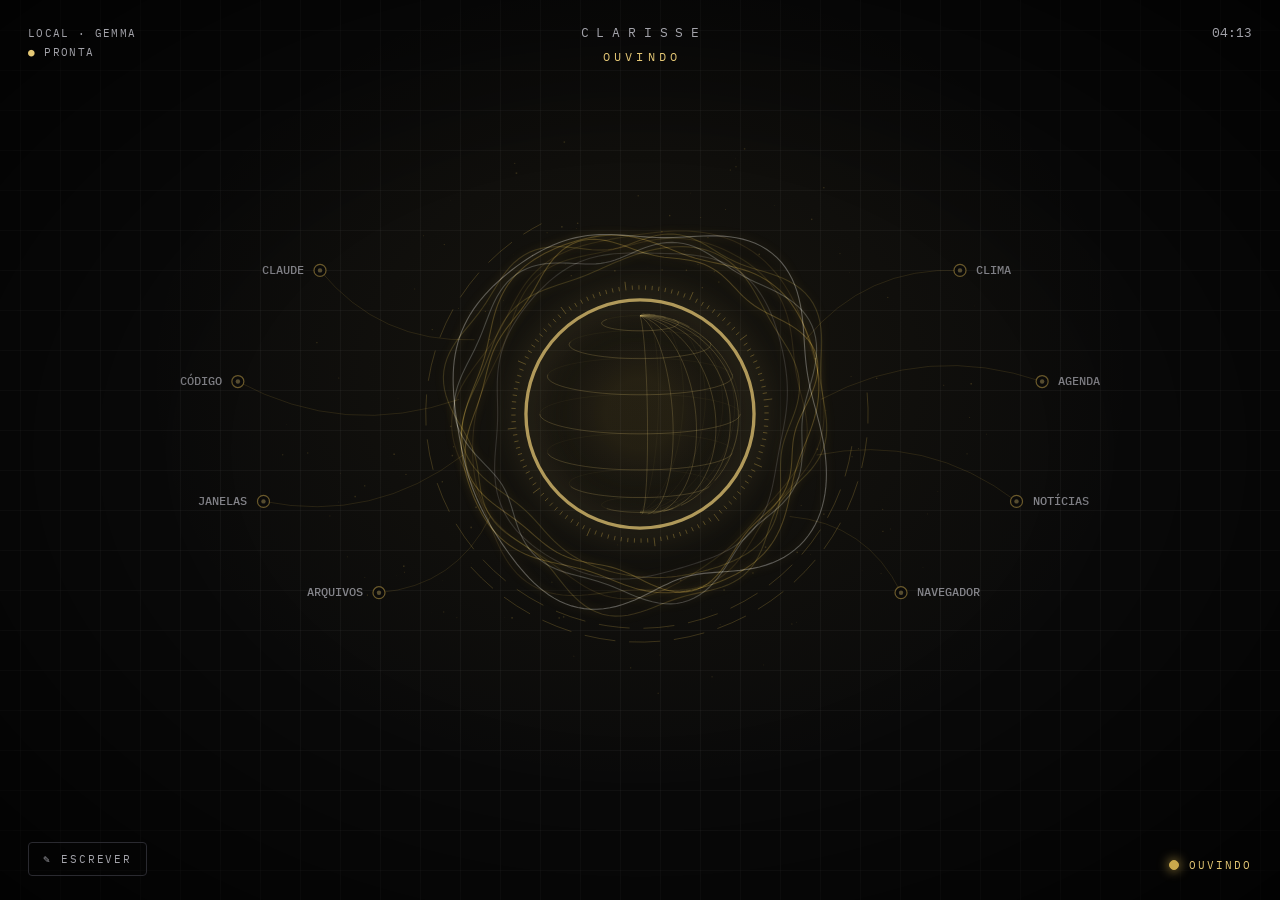
<file: docs/prototipos/2026-10-01-orbe-e-cartoes.html>
<!doctype html>
<html lang="pt-BR">
<head>
<meta charset="utf-8">
<meta name="viewport" content="width=device-width, initial-scale=1">
<title>Clarisse — protótipo</title>
<link rel="preconnect" href="https://fonts.googleapis.com">
<link rel="preconnect" href="https://fonts.gstatic.com" crossorigin>
<link href="https://fonts.googleapis.com/css2?family=Atkinson+Hyperlegible+Next:wght@400;600;700&family=IBM+Plex+Mono:wght@400;500&display=swap" rel="stylesheet">
<style>
  :root {
    --bg: #0A0A0A; --surface: #141416; --surface-2: #1C1C20; --line: #2A2A30;
    --text: #FFFFFF; --muted: #A3A3AA; --gold: #C9A84C; --gold-text: #E5C875;
    --sans: "Atkinson Hyperlegible Next", system-ui, sans-serif;
    --mono: "IBM Plex Mono", ui-monospace, monospace;
  }
  * { box-sizing: border-box; }
  html, body { margin: 0; height: 100%; }
  body {
    background: var(--bg); color: var(--text); font-family: var(--sans); overflow: hidden;
    background-image:
      radial-gradient(ellipse at 50% 42%, rgba(201,168,76,0.07), transparent 55%),
      linear-gradient(rgba(255,255,255,0.035) 1px, transparent 1px),
      linear-gradient(90deg, rgba(255,255,255,0.035) 1px, transparent 1px);
    background-size: 100% 100%, 40px 40px, 40px 40px;
    background-position: center, center, center;
  }
  body::after { /* vinheta */
    content: ""; position: fixed; inset: 0; pointer-events: none;
    background: radial-gradient(ellipse at center, transparent 45%, rgba(0,0,0,0.75) 100%);
  }
  canvas { position: fixed; inset: 0; width: 100%; height: 100%; }

  /* ---------- topo ---------- */
  .topo { position: fixed; top: 24px; left: 0; right: 0; text-align: center; z-index: 3; }
  .marca { font-family: var(--mono); letter-spacing: 0.6em; font-size: 13px; color: var(--muted); padding-left: 0.6em; }
  .estado {
    margin-top: 8px; font-family: var(--mono); font-size: 12px; letter-spacing: 0.35em;
    color: var(--gold-text); text-transform: uppercase; min-height: 16px; padding-left: 0.35em;
  }
  .hora { position: fixed; top: 24px; right: 28px; font-family: var(--mono); font-size: 13px; color: var(--muted); z-index: 3; font-variant-numeric: tabular-nums; }
  .canto { position: fixed; top: 24px; left: 28px; font-family: var(--mono); font-size: 11px; color: var(--muted); z-index: 3; letter-spacing: 0.12em; line-height: 1.7; }
  .canto b { color: var(--gold-text); font-weight: 500; }

  /* o que a pessoa disse */
  .voce {
    position: fixed; left: 50%; transform: translateX(-50%); top: 74px; z-index: 3;
    font-size: 17px; color: var(--muted); opacity: 0; transition: opacity .4s; white-space: nowrap;
  }
  .voce.visivel { opacity: 1; }
  .voce::before { content: "VOCÊ  "; font-family: var(--mono); font-size: 11px; letter-spacing: .2em; color: var(--gold); }

  /* ---------- cartão principal ---------- */
  .palco-cartao { position: fixed; inset: 0; display: grid; place-items: center; pointer-events: none; z-index: 4; }
  .cartao {
    position: relative; width: min(440px, 86vw); padding: 18px 20px 20px;
    background: rgba(20,20,22,0.82); backdrop-filter: blur(10px); -webkit-backdrop-filter: blur(10px);
    border: 1px solid var(--line); border-radius: 6px;
    opacity: 0; transform: translateY(24px) scale(.9); transition: opacity .45s ease, transform .55s cubic-bezier(.2,.9,.25,1.15);
  }
  .cartao.entrou { opacity: 1; transform: none; }
  .cartao.saindo { opacity: 0; transform: translateY(38vh) scale(.35); transition: opacity .6s ease, transform .7s cubic-bezier(.5,0,.75,0); }
  .cartao::before { /* traço dourado no topo */
    content: ""; position: absolute; left: 20px; right: 20px; top: -1px; height: 1px;
    background: linear-gradient(90deg, transparent, var(--gold), transparent);
  }
  /* cantoneiras de HUD */
  .cartao i { position: absolute; width: 10px; height: 10px; border-color: var(--gold); border-style: solid; opacity: .8; }
  .cartao i:nth-of-type(1) { top: -5px; left: -5px; border-width: 1px 0 0 1px; }
  .cartao i:nth-of-type(2) { top: -5px; right: -5px; border-width: 1px 1px 0 0; }
  .cartao i:nth-of-type(3) { bottom: -5px; left: -5px; border-width: 0 0 1px 1px; }
  .cartao i:nth-of-type(4) { bottom: -5px; right: -5px; border-width: 0 1px 1px 0; }
  .cartao-titulo { font-family: var(--mono); font-size: 11px; letter-spacing: .22em; text-transform: uppercase; color: var(--gold-text); display: flex; justify-content: space-between; }
  .cartao-titulo span:last-child { color: var(--muted); }
  .clima { display: flex; align-items: baseline; gap: 14px; margin: 10px 0 14px; }
  .clima-temp { font-family: var(--mono); font-size: 52px; font-weight: 500; line-height: 1; }
  .clima-cond { font-size: 18px; color: var(--muted); }
  .dias { display: grid; grid-template-columns: repeat(3, 1fr); gap: 8px; }
  .dia { background: var(--surface-2); border: 1px solid var(--line); border-radius: 4px; padding: 8px 10px; }
  .dia-nome { font-size: 13px; color: var(--muted); }
  .dia-num { font-family: var(--mono); font-size: 15px; margin-top: 2px; font-variant-numeric: tabular-nums; }
  .dia-chuva { font-family: var(--mono); font-size: 12px; color: var(--muted); }
  .lista { list-style: none; margin: 12px 0 0; padding: 0; }
  .lista li { display: flex; gap: 14px; padding: 9px 0; border-top: 1px solid var(--line); font-size: 17px; line-height: 1.35; }
  .lista li:first-child { border-top: 0; }
  .lista .marca-item { font-family: var(--mono); font-size: 14px; color: var(--gold-text); min-width: 46px; padding-top: 2px; font-variant-numeric: tabular-nums; }

  /* ---------- legenda da fala ---------- */
  .legenda {
    position: fixed; left: 50%; transform: translateX(-50%); bottom: 150px; z-index: 5;
    width: min(760px, 90vw); text-align: center; font-size: 24px; line-height: 1.4;
    text-shadow: 0 0 18px #000, 0 0 4px #000; opacity: 0; transition: opacity .3s;
  }
  .legenda.visivel { opacity: 1; }

  /* ---------- fileira de cartões ---------- */
  .fileira {
    position: fixed; left: 50%; transform: translateX(-50%); bottom: 22px; z-index: 3;
    display: flex; gap: 10px; max-width: 94vw;
  }
  .mini {
    width: 168px; padding: 10px 12px; background: rgba(20,20,22,0.85); border: 1px solid var(--line); border-radius: 6px;
    animation: chegar .6s cubic-bezier(.2,.9,.25,1.1);
  }
  .mini-titulo { font-family: var(--mono); font-size: 10px; letter-spacing: .18em; color: var(--gold-text); text-transform: uppercase; white-space: nowrap; overflow: hidden; text-overflow: ellipsis; }
  .mini-texto { font-size: 14px; margin-top: 4px; color: var(--muted); white-space: nowrap; overflow: hidden; text-overflow: ellipsis; }
  @keyframes chegar { from { opacity: 0; transform: translateY(30px) scale(.8); } }

  /* microfone */
  .mic {
    position: fixed; right: 28px; bottom: 28px; z-index: 3; display: flex; align-items: center; gap: 10px;
    font-family: var(--mono); font-size: 11px; letter-spacing: .18em; color: var(--muted); text-transform: uppercase;
  }
  .mic-ponto { width: 10px; height: 10px; border-radius: 50%; background: var(--line); border: 1px solid var(--muted); }
  body[data-estado="listening"] .mic-ponto { background: var(--gold); border-color: var(--gold); box-shadow: 0 0 12px var(--gold); }
  body[data-estado="listening"] .mic { color: var(--gold-text); }

  /* ---------- notícia escolhida: o cartão vira bloco de leitura ---------- */
  .cartao { pointer-events: auto; }
  .lista li.clicavel { cursor: pointer; border-radius: 4px; transition: background .2s; }
  .lista li.clicavel:hover { background: rgba(201,168,76,0.08); }
  .lista li.escolhida { background: rgba(201,168,76,0.14); }
  .cartao.leitura {
    width: min(720px, calc(92vw - var(--chat)));
    transition: width .5s ease, opacity .45s ease, transform .55s cubic-bezier(.2,.9,.25,1.15);
  }
  .leitura-corpo { max-height: 34vh; overflow-y: auto; scrollbar-width: thin; scrollbar-color: var(--line) transparent; }
  .leitura-foto {
    height: 170px; margin: 14px 0 16px; border-radius: 4px; border: 1px solid var(--line);
    background: linear-gradient(135deg, #1C1C20, #2A2A30 60%, rgba(201,168,76,0.25));
    display: grid; place-items: center; color: var(--muted); font-family: var(--mono); font-size: 11px; letter-spacing: .2em;
  }
  .leitura-titulo { margin: 0 0 8px; font-size: 26px; line-height: 1.25; font-weight: 700; }
  .leitura-sub { margin: 0 0 16px; font-size: 17px; color: var(--muted); }
  .leitura-corpo p {
    margin: 0 0 14px; font-size: 19px; line-height: 1.6; color: rgba(255,255,255,0.45);
    border-left: 2px solid transparent; padding-left: 12px; transition: color .3s, border-color .3s;
  }
  .leitura-corpo p.lendo { color: var(--text); border-left-color: var(--gold); }
  .leitura-corpo p.lido { color: rgba(255,255,255,0.7); }

  /* ---------- escrita opcional: o chat abre à direita e a Clarisse vai para a esquerda ---------- */
  body { --chat: 0px; }
  body.com-chat { --chat: min(400px, 40vw); }
  .topo, .palco-cartao { right: var(--chat); transition: right .45s ease; }
  .voce, .legenda, .fileira { left: calc((100vw - var(--chat)) / 2); transition: left .45s ease, opacity .3s; }
  .hora { right: calc(28px + var(--chat)); transition: right .45s ease; }
  .mic { right: calc(28px + var(--chat)); transition: right .45s ease; }
  .legenda { width: min(760px, calc(90vw - var(--chat))); }

  .botao-escrever {
    position: fixed; left: 28px; bottom: 24px; z-index: 6;
    display: flex; align-items: center; gap: 8px; padding: 9px 14px;
    background: transparent; color: var(--muted); border: 1px solid var(--line); border-radius: 4px;
    font-family: var(--mono); font-size: 11px; letter-spacing: .18em; text-transform: uppercase; cursor: pointer;
  }
  .botao-escrever:hover, .botao-escrever:focus-visible { color: var(--gold-text); border-color: var(--gold); outline: none; }
  body.com-chat .botao-escrever { color: var(--gold-text); border-color: var(--gold); }

  .chat {
    position: fixed; top: 0; right: 0; bottom: 0; width: min(400px, 40vw); z-index: 7;
    display: flex; flex-direction: column;
    background: rgba(20,20,22,0.92); backdrop-filter: blur(12px); -webkit-backdrop-filter: blur(12px);
    border-left: 1px solid var(--line);
    transform: translateX(100%); transition: transform .45s ease; visibility: hidden;
  }
  body.com-chat .chat { transform: none; visibility: visible; }
  .chat-topo { display: flex; justify-content: space-between; align-items: center; padding: 20px 20px 14px; border-bottom: 1px solid var(--line); }
  .chat-topo span { font-family: var(--mono); font-size: 11px; letter-spacing: .22em; color: var(--gold-text); }
  .chat-fechar { background: none; border: 0; color: var(--muted); font-size: 22px; cursor: pointer; line-height: 1; }
  .chat-fechar:hover { color: var(--text); }
  .chat-falas { flex: 1; overflow-y: auto; padding: 16px 20px; display: flex; flex-direction: column; gap: 10px; }
  .chat-falas p { margin: 0; padding: 10px 12px; border-radius: 6px; font-size: 16px; line-height: 1.4; max-width: 88%; }
  .fala-voce { align-self: flex-end; background: var(--surface-2); border: 1px solid var(--line); }
  .fala-clarisse { align-self: flex-start; border: 1px solid rgba(201,168,76,0.35); }
  .chat-form { padding: 14px 20px 20px; border-top: 1px solid var(--line); }
  .chat-form input {
    width: 100%; padding: 12px 14px; background: var(--bg); color: var(--text);
    border: 1px solid var(--line); border-radius: 4px; font: inherit; font-size: 16px;
  }
  .chat-form input:focus { outline: none; border-color: var(--gold); }
  .chat-dica { margin: 8px 0 0; font-size: 12px; color: var(--muted); }
</style>
</head>
<body data-estado="idle">
  <canvas id="nucleo" aria-hidden="true"></canvas>

  <header class="topo">
    <div class="marca">CLARISSE</div>
    <div class="estado" id="estado" role="status" aria-live="polite"></div>
  </header>
  <div class="canto">LOCAL · GEMMA<br><b>●</b> PRONTA</div>
  <div class="hora" id="hora"></div>
  <div class="voce" id="voce"></div>

  <div class="palco-cartao" id="palco-cartao"></div>
  <p class="legenda" id="legenda" aria-live="polite"></p>
  <div class="fileira" id="fileira"></div>
  <div class="mic"><span class="mic-ponto"></span><span id="mic-texto">Diga “Clarisse”</span></div>

  <button type="button" class="botao-escrever" id="escrever" aria-expanded="false" aria-controls="chat">✎ Escrever</button>

  <aside class="chat" id="chat" aria-label="Escrever para a Clarisse">
    <div class="chat-topo">
      <span>CONVERSA</span>
      <button type="button" class="chat-fechar" id="fechar-chat" aria-label="Fechar a escrita">×</button>
    </div>
    <section class="chat-falas" id="falas" role="log" aria-live="polite"></section>
    <form class="chat-form" id="formulario" autocomplete="off">
      <label for="texto" style="position:absolute;left:-9999px">Escrever para a Clarisse</label>
      <input id="texto" maxlength="2000" placeholder="Escreva e aperte Enter">
      <p class="chat-dica">A voz continua ligada. Feche aqui para voltar só à voz.</p>
    </form>
  </aside>

<script>
"use strict";

/* Protótipo de 01/10/2026: anel com globo, filamentos e constelação de ferramentas; cartões que
   saem do anel e descem para a fileira. Dados fictícios, roteiro simulado em ciclo. */

/* =========================== núcleo (canvas) =========================== */

const tela = document.getElementById("nucleo");
const c = tela.getContext("2d");
let L, A, DPR, CX, CY, R;

const FERRAMENTAS = [
  { nome: "Clima", ang: -38 }, { nome: "Agenda", ang: -8 }, { nome: "Notícias", ang: 22 }, { nome: "Navegador", ang: 50 },
  { nome: "Claude", ang: 218 }, { nome: "Código", ang: 188 }, { nome: "Janelas", ang: 158 }, { nome: "Arquivos", ang: 130 },
].map((f) => ({ ...f, brilho: 0, ativo: false }));

let chatAtual = 0;  // largura do chat aberto, animada

function medir() {
  DPR = Math.min(window.devicePixelRatio || 1, 2);
  L = innerWidth; A = innerHeight;
  tela.width = L * DPR; tela.height = A * DPR;
  c.setTransform(DPR, 0, 0, DPR, 0, 0);
  posicionar();
}

function posicionar() {
  const livre = L - chatAtual;
  CX = livre / 2; CY = A * 0.46;
  R = Math.min(livre * 0.5, A * 0.9) * 0.27;
  for (const f of FERRAMENTAS) {
    const a = (f.ang * Math.PI) / 180;
    f.x = CX + Math.cos(a) * R * 2.35;
    f.y = CY + Math.sin(a) * R * 1.35;
  }
}
addEventListener("resize", medir);
medir();

const DOURADO = [201, 168, 76], OURO_CLARO = [229, 200, 117];
const rgba = ([r, g, b], a) => `rgba(${r},${g},${b},${a})`;

let estado = "idle";
let nivel = 0;          // voz/microfone, 0..1
let agitacao = 0.05;    // deformação dos filamentos (suavizada)
let giro = 0;

const ALVOS = {
  idle:      { agit: 0.05, giro: 0.12, brilho: 0.55 },
  listening: { agit: 0.08, giro: 0.20, brilho: 0.85 },
  thinking:  { agit: 0.035, giro: 0.9, brilho: 0.75 },
  executing: { agit: 0.04, giro: 1.2, brilho: 0.8 },
  speaking:  { agit: 0.07, giro: 0.25, brilho: 1.0 },
};
let brilho = 0.55;

const FILAMENTOS = Array.from({ length: 9 }, (_, i) => ({
  f1: 2 + (i % 3), f2: 4 + ((i * 2) % 5), f3: 7 + (i % 2),
  p1: Math.random() * 6.28, p2: Math.random() * 6.28, p3: Math.random() * 6.28,
  v1: 0.3 + Math.random() * 0.5, v2: -0.2 - Math.random() * 0.6, v3: 0.5 + Math.random() * 0.4,
  escala: 0.92 + i * 0.022,
}));

function filamentos(t) {
  c.globalCompositeOperation = "lighter";
  const amp = agitacao + nivel * 0.12;
  for (const [i, f] of FILAMENTOS.entries()) {
    c.beginPath();
    for (let k = 0; k <= 200; k++) {
      const th = (k / 200) * Math.PI * 2;
      const d = Math.sin(f.f1 * th + t * f.v1 + f.p1) * 0.55
              + Math.sin(f.f2 * th + t * f.v2 + f.p2) * 0.3
              + Math.sin(f.f3 * th + t * f.v3 + f.p3) * 0.15 * (0.4 + nivel);
      const r = R * f.escala * (1 + amp * d);
      const x = CX + Math.cos(th + giro * 0.15) * r, y = CY + Math.sin(th + giro * 0.15) * r;
      k ? c.lineTo(x, y) : c.moveTo(x, y);
    }
    const a = (0.16 + 0.1 * (i % 3)) * brilho;
    c.strokeStyle = rgba(i % 4 === 0 ? [255, 255, 255] : DOURADO, a);
    c.lineWidth = 1.1;
    c.shadowColor = rgba(DOURADO, 0.9);
    c.shadowBlur = 10;
    c.stroke();
  }
  c.shadowBlur = 0;
  c.globalCompositeOperation = "source-over";
}

/* globo de arame girando dentro do anel */
function globo(t) {
  const rg = R * 0.58, inclina = -0.2;
  const ci = Math.cos(inclina), si = Math.sin(inclina);
  const proj = (x, y, z) => { const y2 = y * ci - z * si, z2 = y * si + z * ci; return [CX + x * rg, CY + y2 * rg, z2]; };
  c.lineWidth = 0.8;
  const desenha = (pts) => {
    for (let k = 1; k < pts.length; k++) {
      const [x0, y0, z0] = pts[k - 1], [x1, y1, z1] = pts[k];
      const z = (z0 + z1) / 2;
      c.strokeStyle = rgba(OURO_CLARO, (z > 0 ? 0.32 : 0.07) * brilho);
      c.beginPath(); c.moveTo(x0, y0); c.lineTo(x1, y1); c.stroke();
    }
  };
  for (let m = 0; m < 12; m++) { // meridianos
    const lam = (m / 12) * Math.PI + giro * 0.4;
    const pts = [];
    for (let k = 0; k <= 40; k++) {
      const phi = -Math.PI / 2 + (k / 40) * Math.PI;
      pts.push(proj(Math.cos(phi) * Math.sin(lam), Math.sin(phi), Math.cos(phi) * Math.cos(lam)));
    }
    desenha(pts);
  }
  for (let p = 1; p < 8; p++) { // paralelos
    const phi = -Math.PI / 2 + (p / 8) * Math.PI;
    const pts = [];
    for (let k = 0; k <= 60; k++) {
      const lam = (k / 60) * Math.PI * 2;
      pts.push(proj(Math.cos(phi) * Math.sin(lam), Math.sin(phi), Math.cos(phi) * Math.cos(lam)));
    }
    desenha(pts);
  }
}

/* anel dourado + escala de HUD */
function anel(t) {
  const g = c.createRadialGradient(CX, CY, R * 0.2, CX, CY, R * 0.75);
  g.addColorStop(0, rgba(DOURADO, 0.10 * brilho));
  g.addColorStop(1, "rgba(0,0,0,0)");
  c.fillStyle = g; c.beginPath(); c.arc(CX, CY, R * 0.75, 0, Math.PI * 2); c.fill();

  c.shadowColor = rgba(OURO_CLARO, 1); c.shadowBlur = 22 + nivel * 30;
  c.strokeStyle = rgba(OURO_CLARO, 0.9 * brilho); c.lineWidth = 2.6 + nivel * 2;
  c.beginPath(); c.arc(CX, CY, R * 0.66, 0, Math.PI * 2); c.stroke();
  c.shadowBlur = 0;

  // marcas de régua girando
  c.strokeStyle = rgba(DOURADO, 0.45 * brilho); c.lineWidth = 1;
  for (let k = 0; k < 120; k++) {
    const a = (k / 120) * Math.PI * 2 - giro * 0.6;
    const longo = k % 10 === 0;
    const r0 = R * 0.72, r1 = R * (longo ? 0.77 : 0.745);
    c.beginPath(); c.moveTo(CX + Math.cos(a) * r0, CY + Math.sin(a) * r0); c.lineTo(CX + Math.cos(a) * r1, CY + Math.sin(a) * r1); c.stroke();
  }
  // arcos tracejados em sentidos opostos
  c.setLineDash([R * 0.18, R * 0.08]);
  c.strokeStyle = rgba(DOURADO, 0.3 * brilho);
  c.beginPath(); c.arc(CX, CY, R * 1.24, giro * 0.8, giro * 0.8 + Math.PI * 1.3); c.stroke();
  c.beginPath(); c.arc(CX, CY, R * 1.32, -giro * 0.5, -giro * 0.5 + Math.PI * 0.8); c.stroke();
  c.setLineDash([]);
}

/* constelação de ferramentas */
function constelacao(t, dt) {
  c.font = "500 12px 'IBM Plex Mono', monospace";
  c.textBaseline = "middle";
  for (const f of FERRAMENTAS) {
    f.brilho += ((f.ativo ? 1 : 0) - f.brilho) * Math.min(1, dt * 5);
    const dx = f.x - CX, dy = f.y - CY, dist = Math.hypot(dx, dy);
    const bx = CX + (dx / dist) * R * 1.05, by = CY + (dy / dist) * R * 1.05;
    const mx = (f.x + bx) / 2 + dy * 0.12, my = (f.y + by) / 2 - dx * 0.12;

    c.strokeStyle = rgba(DOURADO, 0.14 + f.brilho * 0.6);
    c.lineWidth = 1 + f.brilho;
    c.beginPath(); c.moveTo(f.x, f.y); c.quadraticCurveTo(mx, my, bx, by); c.stroke();

    if (f.brilho > 0.05) { // pulsos de luz viajando até o núcleo
      for (let p = 0; p < 3; p++) {
        const u = ((t * 0.9 + p / 3) % 1);
        const x = (1 - u) ** 2 * f.x + 2 * (1 - u) * u * mx + u * u * bx;
        const y = (1 - u) ** 2 * f.y + 2 * (1 - u) * u * my + u * u * by;
        c.fillStyle = rgba(OURO_CLARO, f.brilho);
        c.shadowColor = rgba(OURO_CLARO, 1); c.shadowBlur = 12;
        c.beginPath(); c.arc(x, y, 2.4, 0, Math.PI * 2); c.fill();
        c.shadowBlur = 0;
      }
    }
    // nó
    c.fillStyle = "#0A0A0A";
    c.strokeStyle = rgba(f.brilho > 0.1 ? OURO_CLARO : DOURADO, 0.5 + f.brilho * 0.5);
    c.lineWidth = 1.2;
    c.shadowColor = rgba(OURO_CLARO, f.brilho); c.shadowBlur = 18 * f.brilho;
    c.beginPath(); c.arc(f.x, f.y, 6 + f.brilho * 2, 0, Math.PI * 2); c.fill(); c.stroke();
    c.shadowBlur = 0;
    c.fillStyle = rgba(OURO_CLARO, 0.35 + f.brilho * 0.65);
    c.beginPath(); c.arc(f.x, f.y, 2.2, 0, Math.PI * 2); c.fill();

    const esquerda = f.x < CX;
    c.textAlign = esquerda ? "right" : "left";
    c.fillStyle = f.brilho > 0.1 ? rgba([255, 255, 255], 0.6 + f.brilho * 0.4) : "rgba(163,163,170,0.8)";
    c.fillText(f.nome.toUpperCase(), f.x + (esquerda ? -16 : 16), f.y);
  }
}

/* poeira de partículas orbitando */
const POEIRA = Array.from({ length: 140 }, () => ({ a: Math.random() * 6.28, r: 0.8 + Math.random() * 0.9, v: 0.02 + Math.random() * 0.08, s: Math.random() * 1.3 + 0.3 }));
function poeira() {
  for (const p of POEIRA) {
    const a = p.a + giro * p.v * 3;
    c.fillStyle = rgba(DOURADO, 0.25 * brilho);
    c.fillRect(CX + Math.cos(a) * R * p.r * 1.25, CY + Math.sin(a) * R * p.r * 0.95, p.s, p.s);
  }
}

let antes = performance.now();
function quadro(agora) {
  const dt = Math.min(0.05, (agora - antes) / 1000); antes = agora;
  const t = agora / 1000;
  const alvo = ALVOS[estado];
  agitacao += (alvo.agit - agitacao) * dt * 3;
  brilho += (alvo.brilho - brilho) * dt * 3;
  giro += alvo.giro * dt;
  nivel = simularNivel(t);
  const chatAlvo = document.body.classList.contains("com-chat") ? Math.min(400, L * 0.4) : 0;
  if (Math.abs(chatAlvo - chatAtual) > 0.5) {
    chatAtual += (chatAlvo - chatAtual) * Math.min(1, dt * 7);
    posicionar();
  }

  c.clearRect(0, 0, L, A);
  poeira();
  constelacao(t, dt);
  globo(t);
  anel(t);
  filamentos(t);
  requestAnimationFrame(quadro);
}
requestAnimationFrame(quadro);

/* =========================== interface =========================== */

const $ = (id) => document.getElementById(id);
const NOMES = { idle: "", listening: "Ouvindo", thinking: "Pensando", executing: "Consultando", speaking: "Falando" };

function mudarEstado(e) {
  estado = e;
  document.body.dataset.estado = e;
  $("estado").textContent = NOMES[e];
  $("mic-texto").textContent = e === "listening" ? "Ouvindo" : "Diga “Clarisse”";
}

function simularNivel(t) {
  if (estado === "speaking") return 0.35 + 0.35 * Math.abs(Math.sin(t * 7.3)) * (0.6 + 0.4 * Math.sin(t * 2.1));
  if (estado === "listening") return 0.15 + 0.25 * Math.abs(Math.sin(t * 5.1));
  return 0;
}

function relogio() {
  $("hora").textContent = new Date().toLocaleTimeString("pt-BR", { hour: "2-digit", minute: "2-digit" });
}
setInterval(relogio, 1000); relogio();

function el(tag, classe, texto) { const e = document.createElement(tag); if (classe) e.className = classe; if (texto != null) e.textContent = texto; return e; }

function montarCartao(dado) {
  const cartao = el("article", "cartao");
  for (let i = 0; i < 4; i++) cartao.append(el("i"));
  const titulo = el("div", "cartao-titulo");
  titulo.append(el("span", null, dado.titulo), el("span", null, dado.canto || ""));
  cartao.append(titulo);
  if (dado.tipo === "clima") {
    const linha = el("div", "clima");
    linha.append(el("span", "clima-temp", dado.temp), el("span", "clima-cond", dado.cond));
    const dias = el("div", "dias");
    for (const [nome, min, max, chuva] of dado.dias) {
      const d = el("div", "dia");
      d.append(el("div", "dia-nome", nome), el("div", "dia-num", `${min} · ${max}`), el("div", "dia-chuva", `chuva ${chuva}`));
      dias.append(d);
    }
    cartao.append(linha, dias);
  } else {
    const ul = el("ul", "lista");
    dado.itens.forEach(([marca, texto], indice) => {
      const li = el("li", dado.clicavel ? "clicavel" : null);
      li.dataset.indice = indice;
      li.append(el("span", "marca-item", marca), el("span", null, texto));
      ul.append(li);
    });
    cartao.append(ul);
  }
  return cartao;
}

function guardarNaFileira(dado) {
  const mini = el("div", "mini");
  mini.append(el("div", "mini-titulo", dado.titulo), el("div", "mini-texto", dado.resumo));
  $("fileira").append(mini);
  const minis = $("fileira").children;
  while (minis.length > 6) minis[0].remove();
}

/* =========================== roteiro simulado =========================== */

const ROTEIRO = [
  {
    voce: "Clarisse, como está o tempo hoje?", ferramenta: "Clima",
    legenda: "Em Campinas faz 26 graus agora, com sol entre nuvens. A máxima de hoje é 29.",
    cartao: { tipo: "clima", titulo: "Clima", canto: "Campinas", temp: "26°", cond: "Sol entre nuvens", resumo: "26° · sol entre nuvens",
      dias: [["Hoje", "18°", "29°", "10%"], ["Amanhã", "17°", "27°", "40%"], ["Sábado", "16°", "24°", "70%"]] },
  },
  {
    voce: "O que eu tenho na agenda hoje?", ferramenta: "Agenda",
    legenda: "Você tem três compromissos hoje. O próximo é às duas da tarde.",
    cartao: { tipo: "lista", titulo: "Agenda", canto: "hoje", resumo: "3 compromissos",
      itens: [["09:30", "Daily do time de produto"], ["14:00", "Revisão do layout novo"], ["16:30", "Conversa com o financeiro"]] },
  },
  {
    voce: "Quais as notícias de tecnologia?", ferramenta: "Notícias",
    legenda: "Separei três manchetes de tecnologia. Quer que eu leia alguma? É só dizer o número.",
    cartao: { tipo: "lista", titulo: "Notícias", canto: "tecnologia", resumo: "3 manchetes", clicavel: true,
      itens: [["01", "Manchete fictícia sobre chips de IA"], ["02", "Manchete fictícia sobre redes 6G"], ["03", "Manchete fictícia sobre carros elétricos"]] },
    leitura: { fala: "Lê a segunda", indice: 1 },
  },
  {
    voce: "Pede para o Claude revisar a PR de ontem", ferramenta: "Claude",
    legenda: "Pedi ao Claude. Ele vai revisar e eu aviso quando terminar.",
    cartao: { tipo: "lista", titulo: "Claude", canto: "em andamento", resumo: "revisando a PR",
      itens: [["→", "Revisar a PR de ontem"], ["◷", "Aviso quando terminar"]] },
  },
];

const espera = (ms) => new Promise((r) => setTimeout(r, ms));

/* Matérias fictícias: na Clarisse de verdade o texto vem do próprio feed do g1. */
const MATERIAS = [
  { titulo: "Manchete fictícia sobre chips de IA", subtitulo: "Texto de exemplo para o protótipo.", fonte: "g1 · tecnologia",
    paragrafos: ["Primeiro parágrafo de exemplo, lido em voz alta pela Clarisse.", "Segundo parágrafo de exemplo.", "Terceiro parágrafo de exemplo."] },
  { titulo: "Manchete fictícia sobre redes 6G", subtitulo: "Testes da nova geração de redes móveis começam em laboratório.", fonte: "g1 · tecnologia",
    paragrafos: [
      "Este é um texto de exemplo. Na Clarisse de verdade, aqui entra a matéria inteira que já vem no feed do g1, sem abrir o site.",
      "Enquanto ela lê, o parágrafo da vez fica aceso e o bloco rola sozinho, para você acompanhar com os olhos se quiser.",
      "Os parágrafos já lidos ficam em cinza claro. Dizer “para” interrompe a leitura a qualquer momento.",
      "No fim da matéria, o bloco volta a ser um cartão e desce para a fileira, como os outros.",
    ] },
  { titulo: "Manchete fictícia sobre carros elétricos", subtitulo: "Texto de exemplo para o protótipo.", fonte: "g1 · tecnologia",
    paragrafos: ["Primeiro parágrafo de exemplo.", "Segundo parágrafo de exemplo."] },
];

/* Espera a pessoa escolher clicando numa manchete; sem clique, segue a escolha falada do roteiro. */
function esperarEscolha(cartao, ms) {
  return new Promise((resolver) => {
    const tempo = setTimeout(() => { cartao.removeEventListener("click", clique); resolver(null); }, ms);
    function clique(e) {
      const li = e.target.closest("li[data-indice]");
      if (!li) return;
      clearTimeout(tempo);
      cartao.removeEventListener("click", clique);
      resolver(Number(li.dataset.indice));
    }
    cartao.addEventListener("click", clique);
  });
}

function abrirLeitura(cartao, m) {
  cartao.classList.add("leitura");
  cartao.querySelector(".lista").remove();
  cartao.querySelector(".cartao-titulo span:last-child").textContent = m.fonte;
  const corpo = el("div", "leitura-corpo");
  m.paragrafos.forEach((t) => corpo.append(el("p", null, t)));
  cartao.append(el("div", "leitura-foto", "FOTO DA MATÉRIA"), el("h2", "leitura-titulo", m.titulo), el("p", "leitura-sub", m.subtitulo), corpo);
  return [...corpo.children];
}

async function lerNoticia(cartao, passo) {
  const clicada = await esperarEscolha(cartao, 3500);
  const indice = clicada ?? passo.leitura.indice;
  const fala = clicada == null ? passo.leitura.fala : `(clicou na notícia ${indice + 1})`;
  $("legenda").classList.remove("visivel");
  if (clicada == null) {
    mudarEstado("listening");
    await espera(1500);
  }
  $("voce").textContent = fala;
  $("voce").classList.add("visivel");
  adicionarFala("voce", fala);
  cartao.querySelector(`li[data-indice="${indice}"]`).classList.add("escolhida");
  mudarEstado("thinking");
  await espera(800);

  const materia = MATERIAS[indice];
  const paragrafos = abrirLeitura(cartao, materia);
  mudarEstado("speaking");
  adicionarFala("clarisse", `Lendo: ${materia.titulo}`);
  for (const p of paragrafos) {
    p.classList.add("lendo");
    p.scrollIntoView({ block: "nearest", behavior: "smooth" });
    await espera(Math.max(2600, p.textContent.split(" ").length * 230));
    p.classList.replace("lendo", "lido");
  }
}

/* ---------- escrita opcional ---------- */

const fila = [];  // pedidos escritos passam na frente do roteiro

function abrirChat(aberto) {
  document.body.classList.toggle("com-chat", aberto);
  $("escrever").setAttribute("aria-expanded", String(aberto));
  if (aberto) setTimeout(() => $("texto").focus(), 300);
}

function adicionarFala(quem, texto) {
  const p = el("p", `fala-${quem}`, texto);
  $("falas").append(p);
  $("falas").scrollTop = $("falas").scrollHeight;
}

$("escrever").addEventListener("click", () => abrirChat(!document.body.classList.contains("com-chat")));
$("fechar-chat").addEventListener("click", () => abrirChat(false));
$("formulario").addEventListener("submit", (e) => {
  e.preventDefault();
  const texto = $("texto").value.trim();
  if (!texto) return;
  $("texto").value = "";
  fila.push({
    voce: texto, ferramenta: "Claude", escrito: true,
    legenda: "No protótipo eu só repito: aqui entraria a resposta de verdade.",
    cartao: { tipo: "lista", titulo: "Resposta", canto: "escrita", resumo: texto, itens: [["›", texto]] },
  });
});

async function cena(passo) {
  if (!passo.escrito) {
    mudarEstado("listening");
    $("voce").classList.remove("visivel");
    await espera(1800);
  }
  adicionarFala("voce", passo.voce);
  $("voce").textContent = passo.voce;
  $("voce").classList.add("visivel");
  mudarEstado("thinking");
  await espera(1100);
  const f = FERRAMENTAS.find((x) => x.nome === passo.ferramenta);
  f.ativo = true;
  mudarEstado("executing");
  await espera(1400);
  f.ativo = false;

  const cartao = montarCartao(passo.cartao);
  $("palco-cartao").append(cartao);
  requestAnimationFrame(() => requestAnimationFrame(() => cartao.classList.add("entrou")));
  mudarEstado("speaking");
  adicionarFala("clarisse", passo.legenda);
  $("legenda").textContent = passo.legenda;
  $("legenda").classList.add("visivel");
  await espera(4800);
  if (passo.leitura) await lerNoticia(cartao, passo);

  $("legenda").classList.remove("visivel");
  cartao.classList.add("saindo");
  await espera(650);
  cartao.remove();
  guardarNaFileira(passo.cartao);
  mudarEstado("idle");
  $("voce").classList.remove("visivel");
  await espera(1800);
}

(async () => {
  await espera(1500);
  // ?cena=3 começa direto pelas notícias
  for (let i = (Number(new URLSearchParams(location.search).get("cena")) || 1) - 1; ; ) {
    if (fila.length) { await cena(fila.shift()); continue; }
    await cena(ROTEIRO[i]);
    i = (i + 1) % ROTEIRO.length;
  }
})();
</script>
</body>
</html>
</file>
